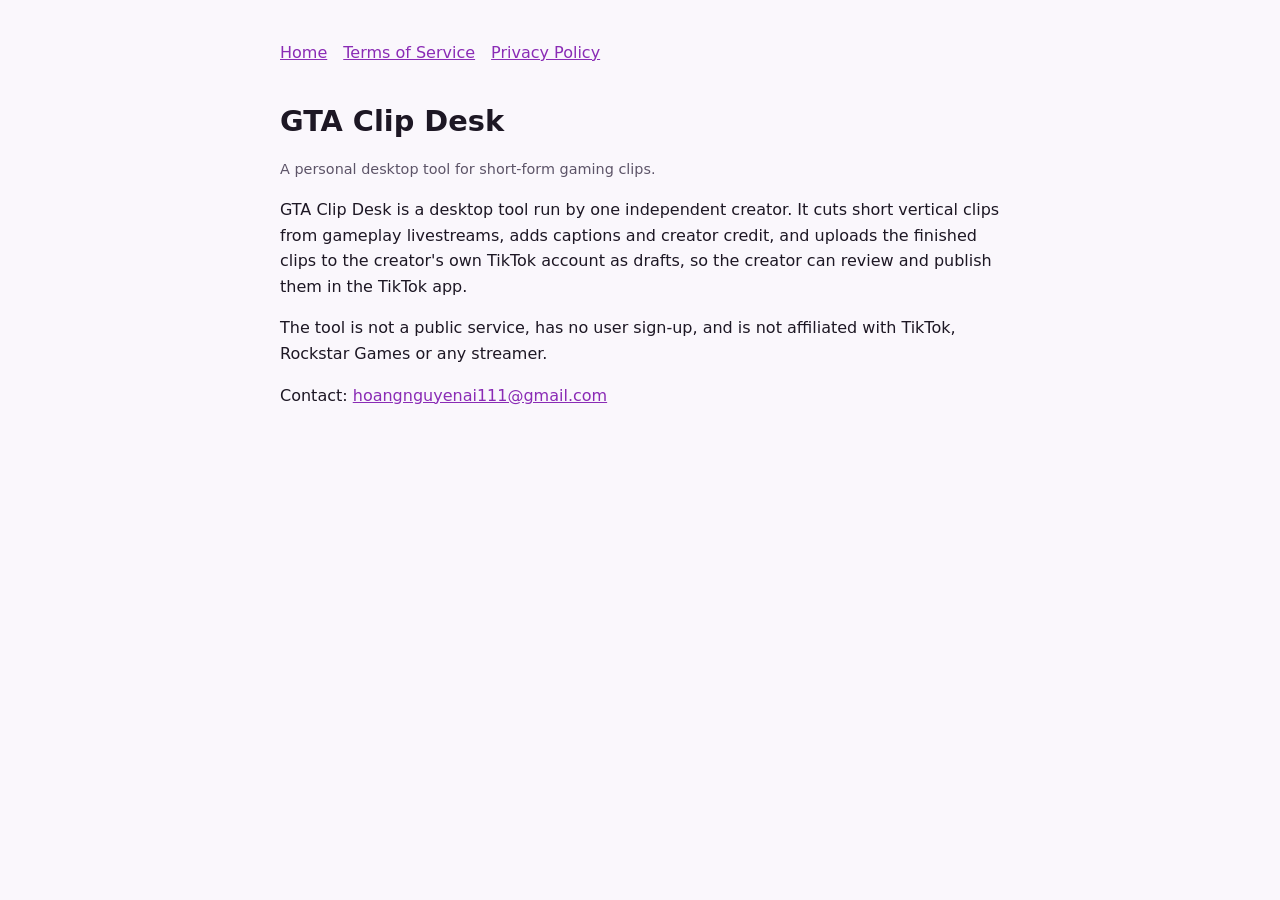
<file: index.html>
<!doctype html><html lang="en"><head><meta charset="utf-8"><meta name="viewport" content="width=device-width,initial-scale=1">
<title>GTA Clip Desk</title><link rel="stylesheet" href="style.css"></head><body><main>
<nav><a href="index.html">Home</a><a href="terms.html">Terms of Service</a><a href="privacy.html">Privacy Policy</a></nav>
<h1>GTA Clip Desk</h1>
<p class="muted">A personal desktop tool for short-form gaming clips.</p>
<p>GTA Clip Desk is a desktop tool run by one independent creator. It cuts short vertical clips from gameplay livestreams,
adds captions and creator credit, and uploads the finished clips to the creator's own TikTok account as drafts,
so the creator can review and publish them in the TikTok app.</p>
<p>The tool is not a public service, has no user sign-up, and is not affiliated with TikTok, Rockstar Games or any streamer.</p>
<p>Contact: <a href="mailto:hoangnguyenai111@gmail.com">hoangnguyenai111@gmail.com</a></p>
</main></body></html>
</file>
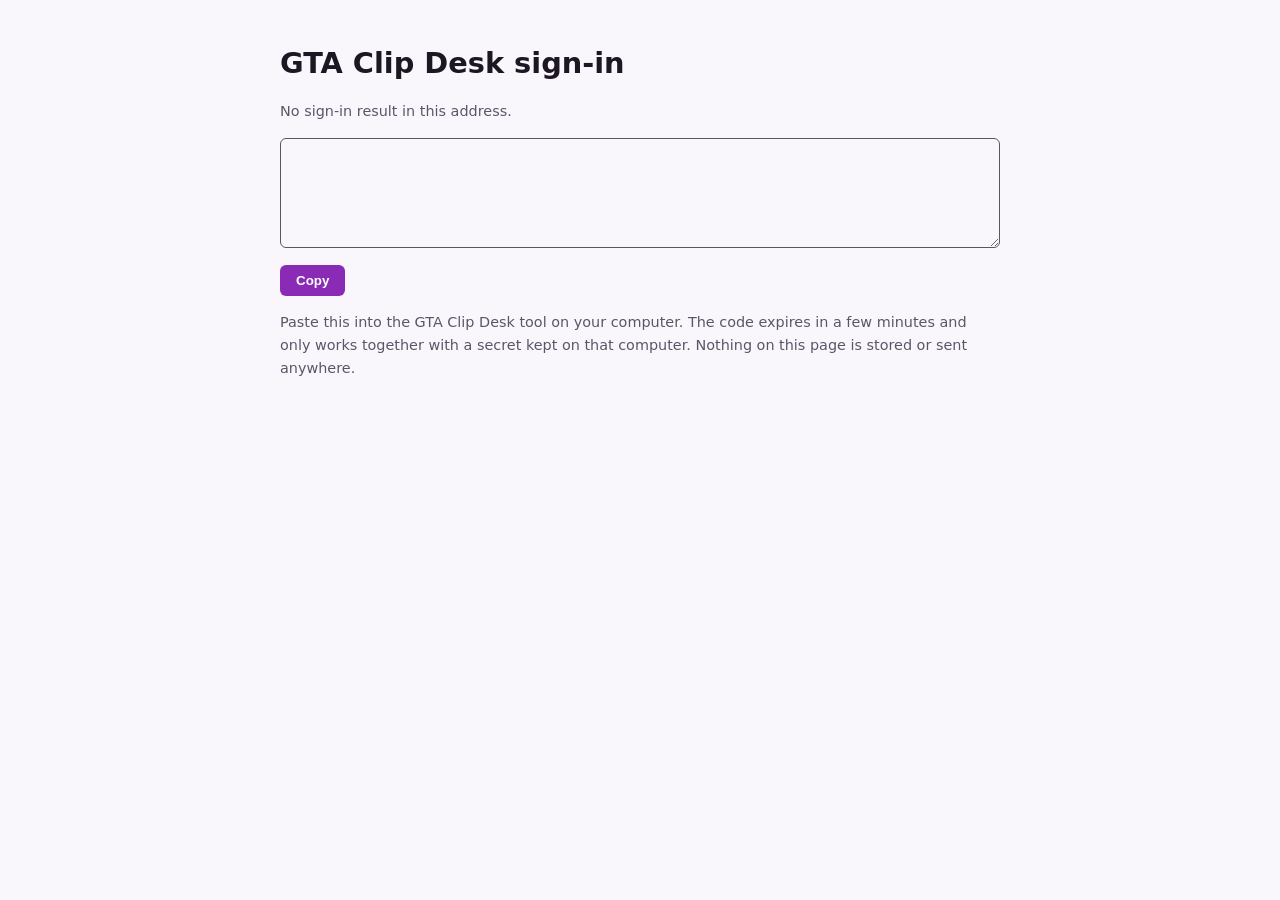
<file: callback/index.html>
<!doctype html><html lang="en"><head><meta charset="utf-8"><meta name="viewport" content="width=device-width,initial-scale=1">
<meta name="referrer" content="no-referrer"><meta name="robots" content="noindex">
<title>Sign-in result</title><link rel="stylesheet" href="../style.css">
<style>textarea{width:100%;height:110px;font:14px/1.4 Consolas,monospace;padding:8px;box-sizing:border-box;background:transparent;color:inherit;border:1px solid var(--muted);border-radius:6px}
button{margin-top:10px;padding:8px 16px;border:0;border-radius:6px;background:var(--accent);color:#fff;font-weight:600;cursor:pointer}</style>
</head><body><main>
<h1>GTA Clip Desk sign-in</h1>
<p id="msg" class="muted">Reading the sign-in result…</p>
<textarea id="out" readonly></textarea>
<button id="copy" type="button">Copy</button>
<p class="muted">Paste this into the GTA Clip Desk tool on your computer. The code expires in a few minutes and only works together with a secret kept on that computer. Nothing on this page is stored or sent anywhere.</p>
</main><script>
const q = new URLSearchParams(location.search);
const out = document.getElementById('out'), msg = document.getElementById('msg');
if (q.get('code')) { msg.textContent = 'Signed in. Copy the text below:'; out.value = location.href; }
else if (q.get('error')) { msg.textContent = 'Sign-in failed: ' + q.get('error') + ' ' + (q.get('error_description') || ''); out.value = location.href; }
else { msg.textContent = 'No sign-in result in this address.'; }
document.getElementById('copy').onclick = () => { out.select(); navigator.clipboard.writeText(out.value).catch(() => document.execCommand('copy')); };
history.replaceState(null, '', location.pathname);
</script></body></html>
</file>
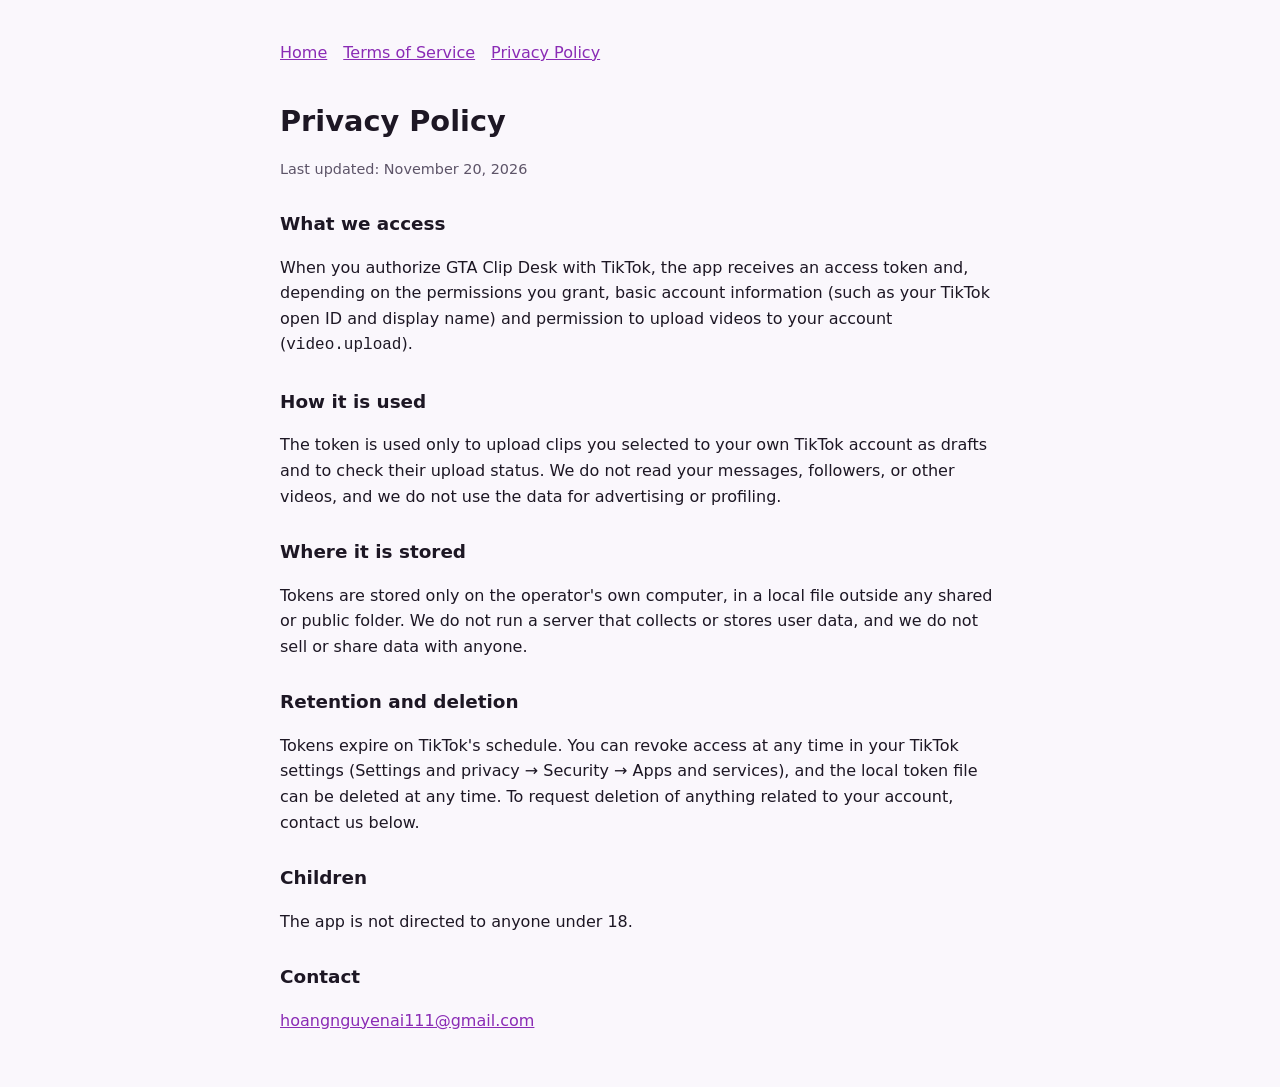
<file: privacy.html>
<!doctype html><html lang="en"><head><meta charset="utf-8"><meta name="viewport" content="width=device-width,initial-scale=1">
<title>Privacy Policy</title><link rel="stylesheet" href="style.css"></head><body><main>
<nav><a href="index.html">Home</a><a href="terms.html">Terms of Service</a><a href="privacy.html">Privacy Policy</a></nav>
<h1>Privacy Policy</h1><p class="muted">Last updated: November 20, 2026</p>
<h2>What we access</h2>
<p>When you authorize GTA Clip Desk with TikTok, the app receives an access token and, depending on the permissions you grant,
basic account information (such as your TikTok open ID and display name) and permission to upload videos to your account
(<code>video.upload</code>).</p>
<h2>How it is used</h2>
<p>The token is used only to upload clips you selected to your own TikTok account as drafts and to check their upload status.
We do not read your messages, followers, or other videos, and we do not use the data for advertising or profiling.</p>
<h2>Where it is stored</h2>
<p>Tokens are stored only on the operator's own computer, in a local file outside any shared or public folder. We do not run a server
that collects or stores user data, and we do not sell or share data with anyone.</p>
<h2>Retention and deletion</h2>
<p>Tokens expire on TikTok's schedule. You can revoke access at any time in your TikTok settings (Settings and privacy &rarr; Security
&rarr; Apps and services), and the local token file can be deleted at any time. To request deletion of anything related to your account,
contact us below.</p>
<h2>Children</h2>
<p>The app is not directed to anyone under 18.</p>
<h2>Contact</h2>
<p><a href="mailto:hoangnguyenai111@gmail.com">hoangnguyenai111@gmail.com</a></p>
</main></body></html>
</file>
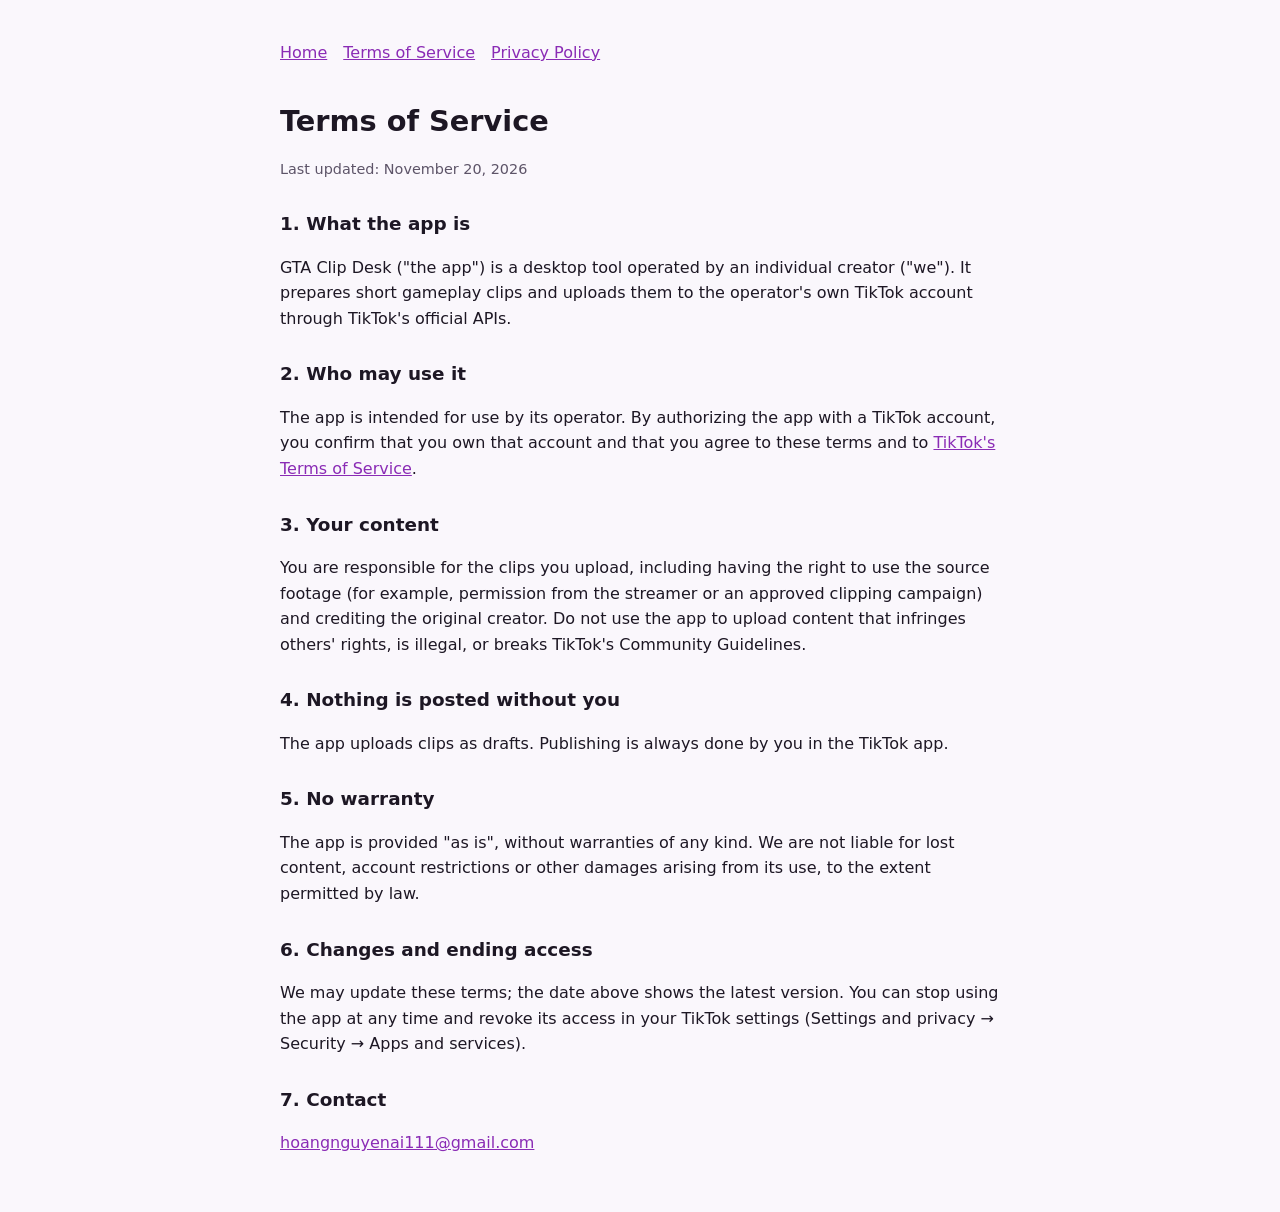
<file: terms.html>
<!doctype html><html lang="en"><head><meta charset="utf-8"><meta name="viewport" content="width=device-width,initial-scale=1">
<title>Terms of Service</title><link rel="stylesheet" href="style.css"></head><body><main>
<nav><a href="index.html">Home</a><a href="terms.html">Terms of Service</a><a href="privacy.html">Privacy Policy</a></nav>
<h1>Terms of Service</h1><p class="muted">Last updated: November 20, 2026</p>
<h2>1. What the app is</h2>
<p>GTA Clip Desk ("the app") is a desktop tool operated by an individual creator ("we"). It prepares short gameplay clips and
uploads them to the operator's own TikTok account through TikTok's official APIs.</p>
<h2>2. Who may use it</h2>
<p>The app is intended for use by its operator. By authorizing the app with a TikTok account, you confirm that you own that account
and that you agree to these terms and to <a href="https://www.tiktok.com/legal/terms-of-service">TikTok's Terms of Service</a>.</p>
<h2>3. Your content</h2>
<p>You are responsible for the clips you upload, including having the right to use the source footage (for example, permission
from the streamer or an approved clipping campaign) and crediting the original creator. Do not use the app to upload content that
infringes others' rights, is illegal, or breaks TikTok's Community Guidelines.</p>
<h2>4. Nothing is posted without you</h2>
<p>The app uploads clips as drafts. Publishing is always done by you in the TikTok app.</p>
<h2>5. No warranty</h2>
<p>The app is provided "as is", without warranties of any kind. We are not liable for lost content, account restrictions or
other damages arising from its use, to the extent permitted by law.</p>
<h2>6. Changes and ending access</h2>
<p>We may update these terms; the date above shows the latest version. You can stop using the app at any time and revoke its access
in your TikTok settings (Settings and privacy &rarr; Security &rarr; Apps and services).</p>
<h2>7. Contact</h2>
<p><a href="mailto:hoangnguyenai111@gmail.com">hoangnguyenai111@gmail.com</a></p>
</main></body></html>
</file>
<file: style.css>
:root{--bg:#faf7fc;--fg:#1d1724;--muted:#5d5468;--accent:#8a2bb5}
@media (prefers-color-scheme:dark){:root{--bg:#16121b;--fg:#ece6f2;--muted:#a79fb2;--accent:#d38bff}}
body{margin:0;background:var(--bg);color:var(--fg);font:16px/1.6 system-ui,Segoe UI,sans-serif}
main{max-width:720px;margin:0 auto;padding:40px 16px}
h1{font-size:1.8rem;margin:0 0 4px}h2{font-size:1.15rem;margin-top:28px}
a{color:var(--accent)}.muted{color:var(--muted);font-size:.9rem}
nav{display:flex;gap:16px;margin-bottom:32px}
</file>
